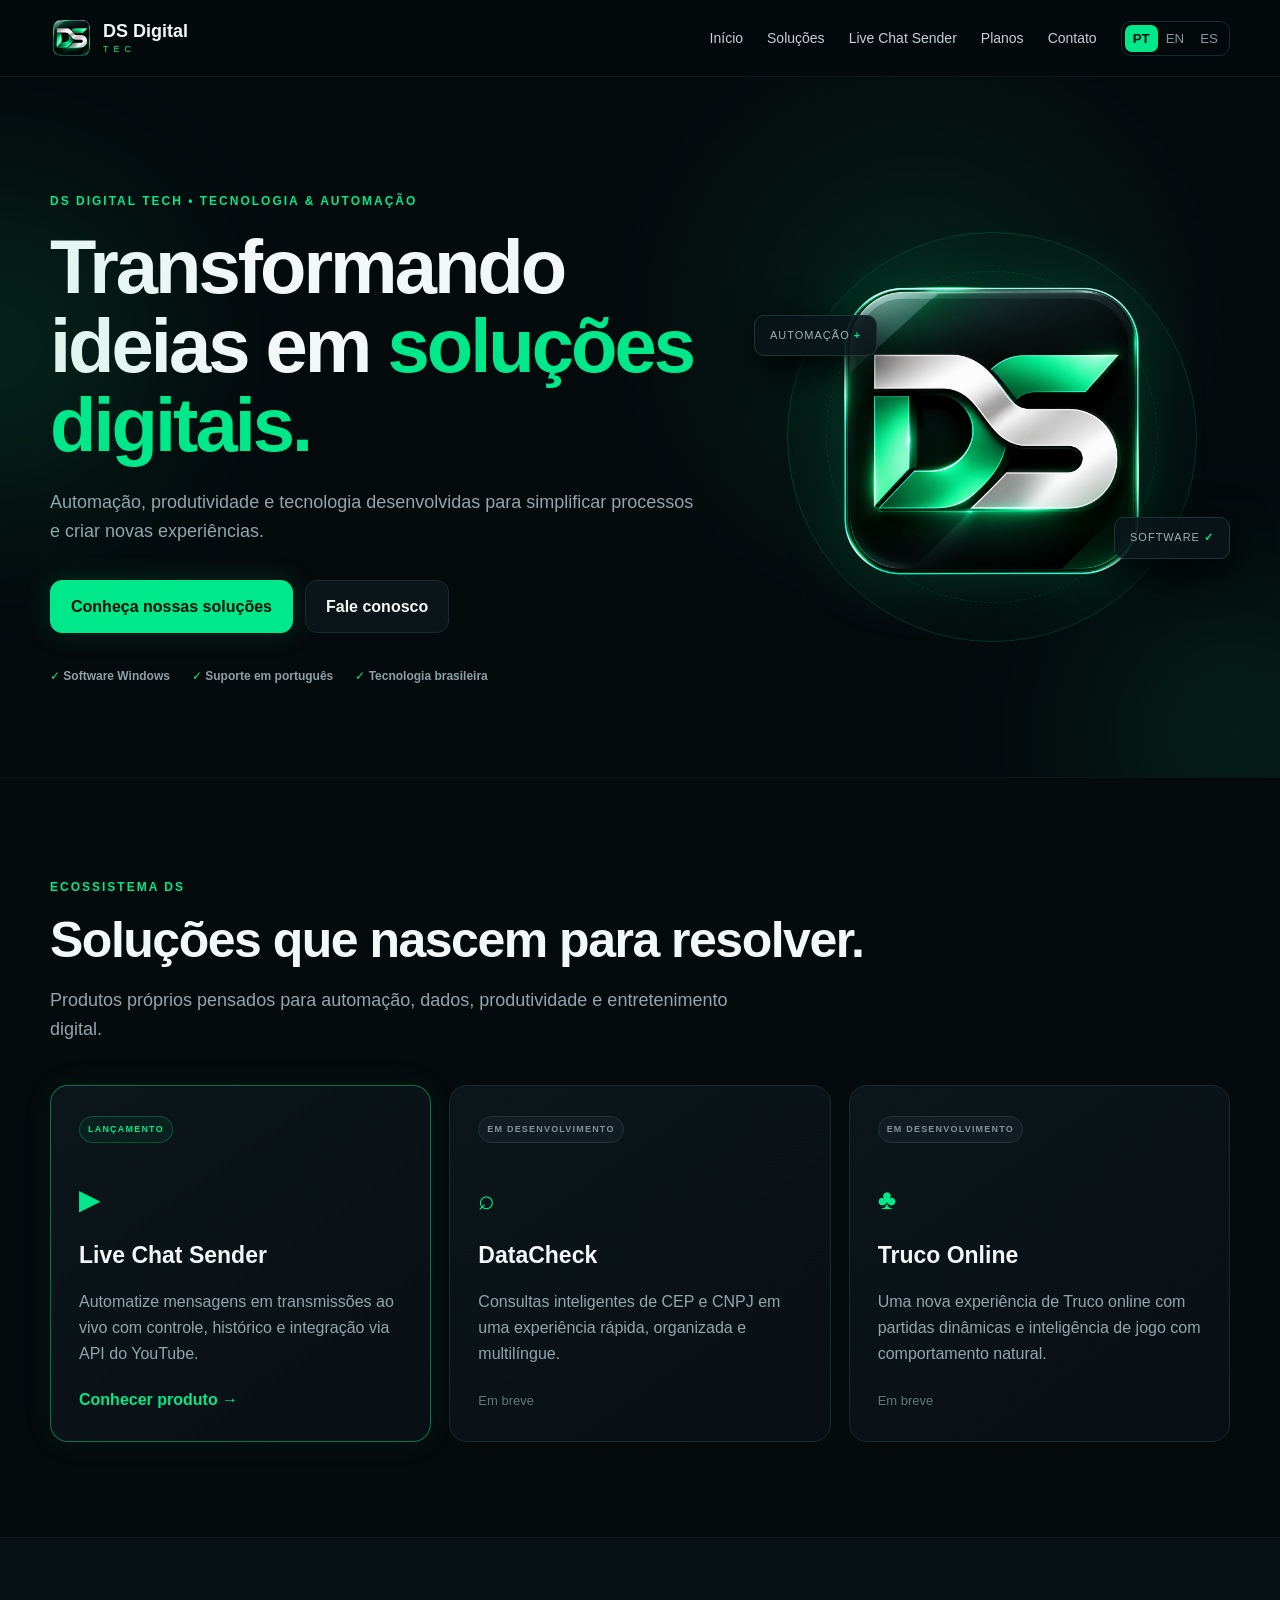
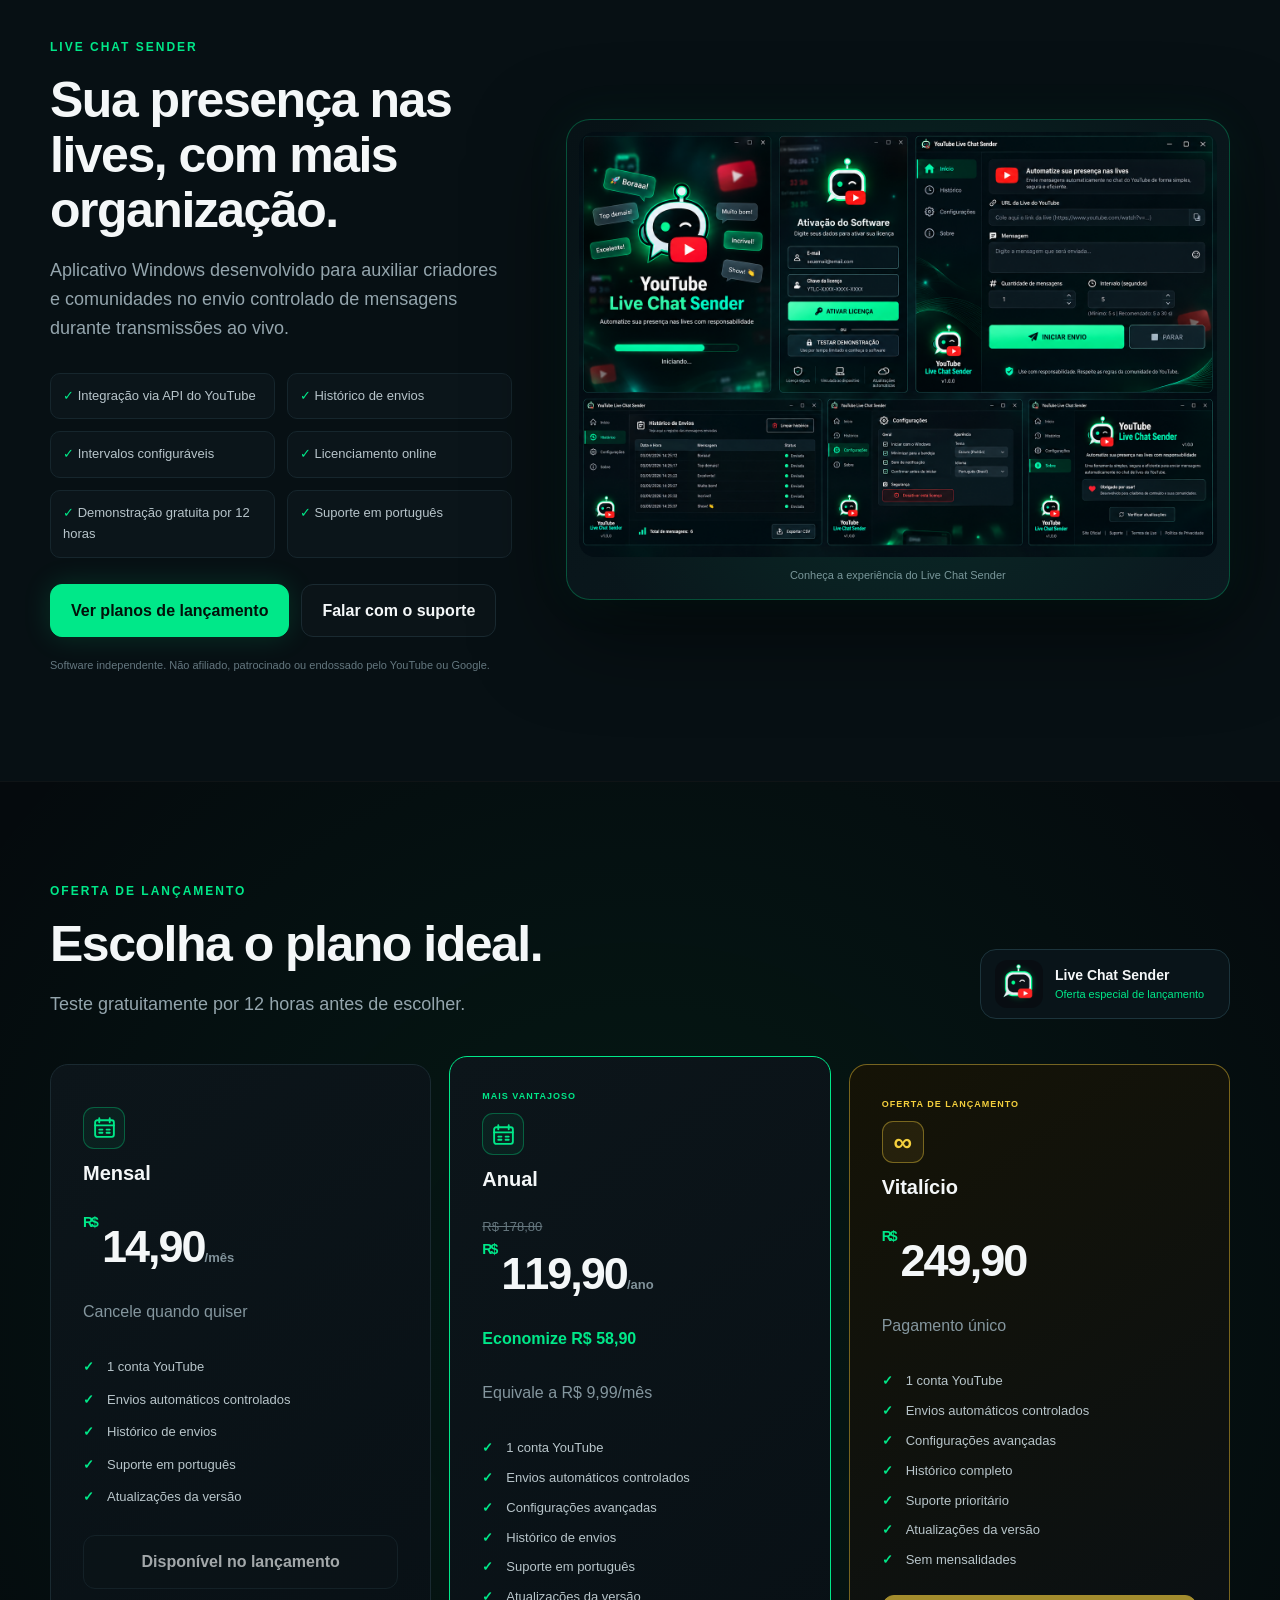
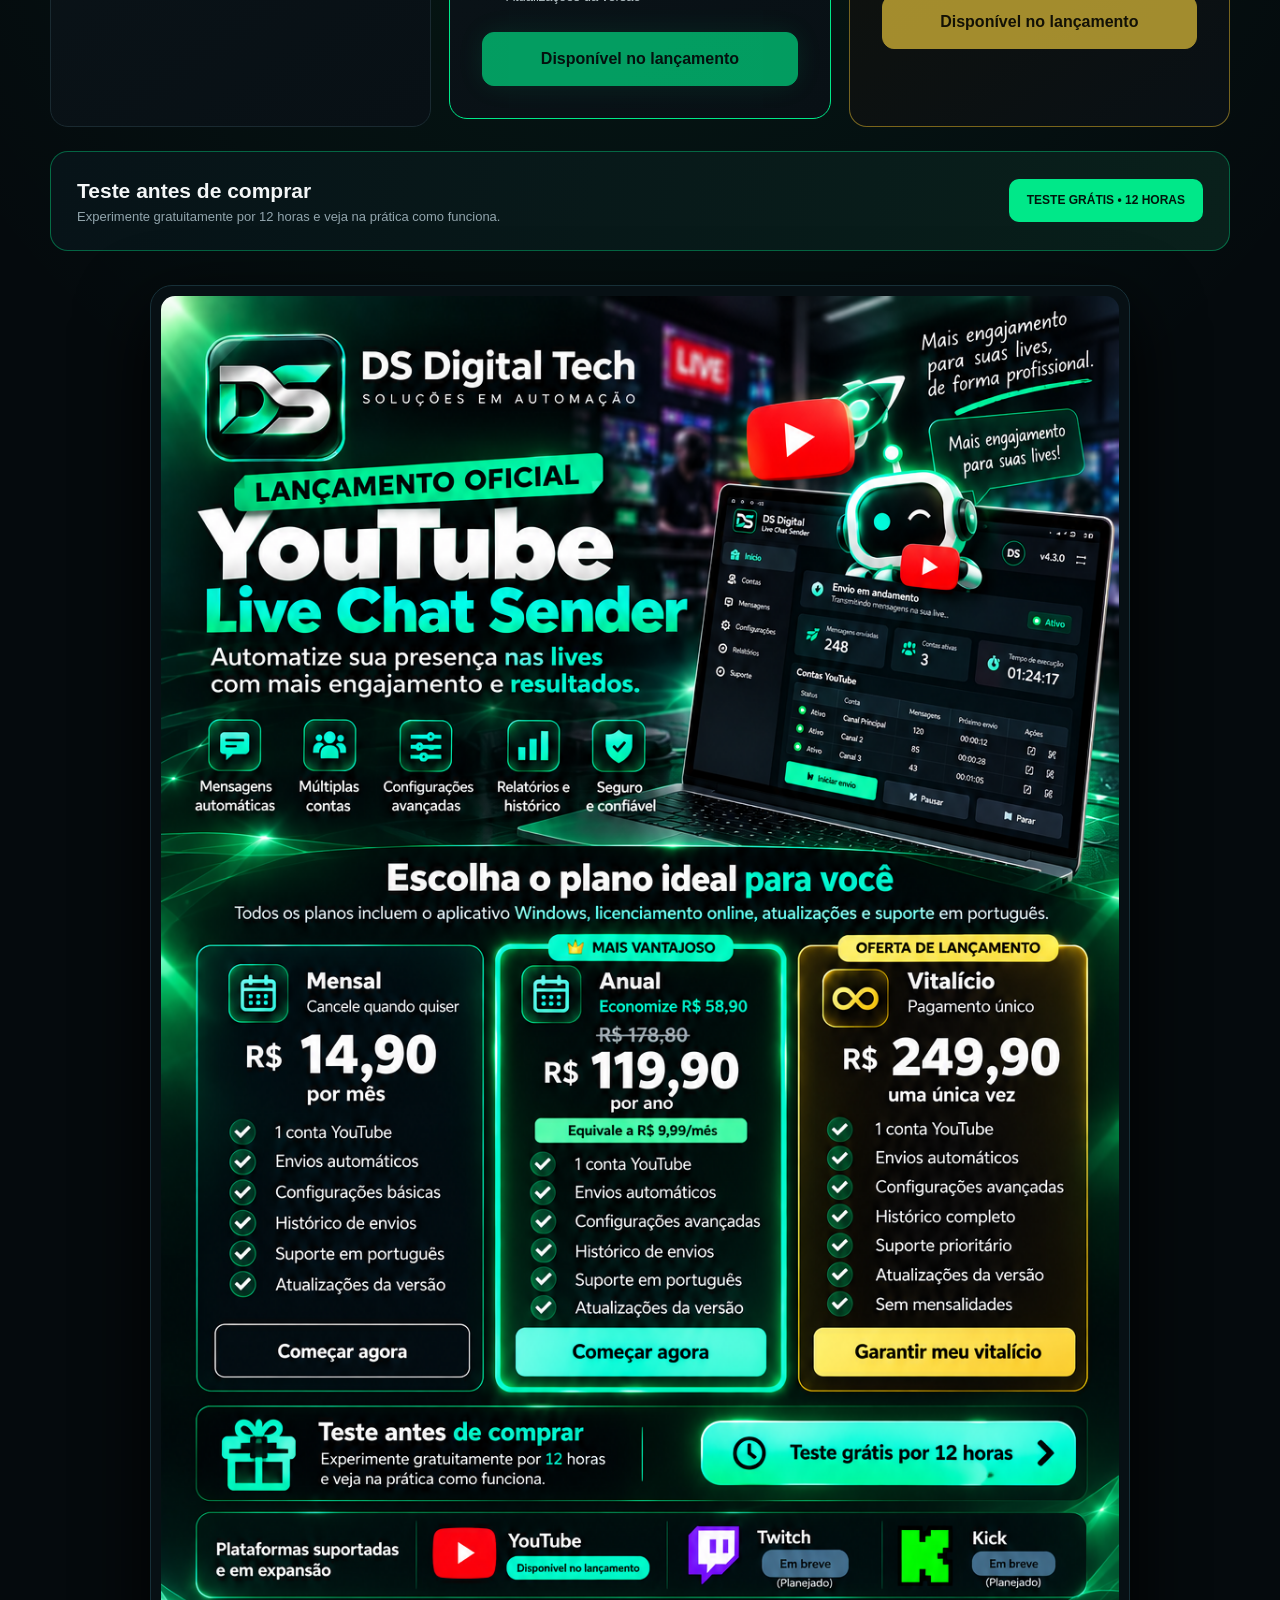
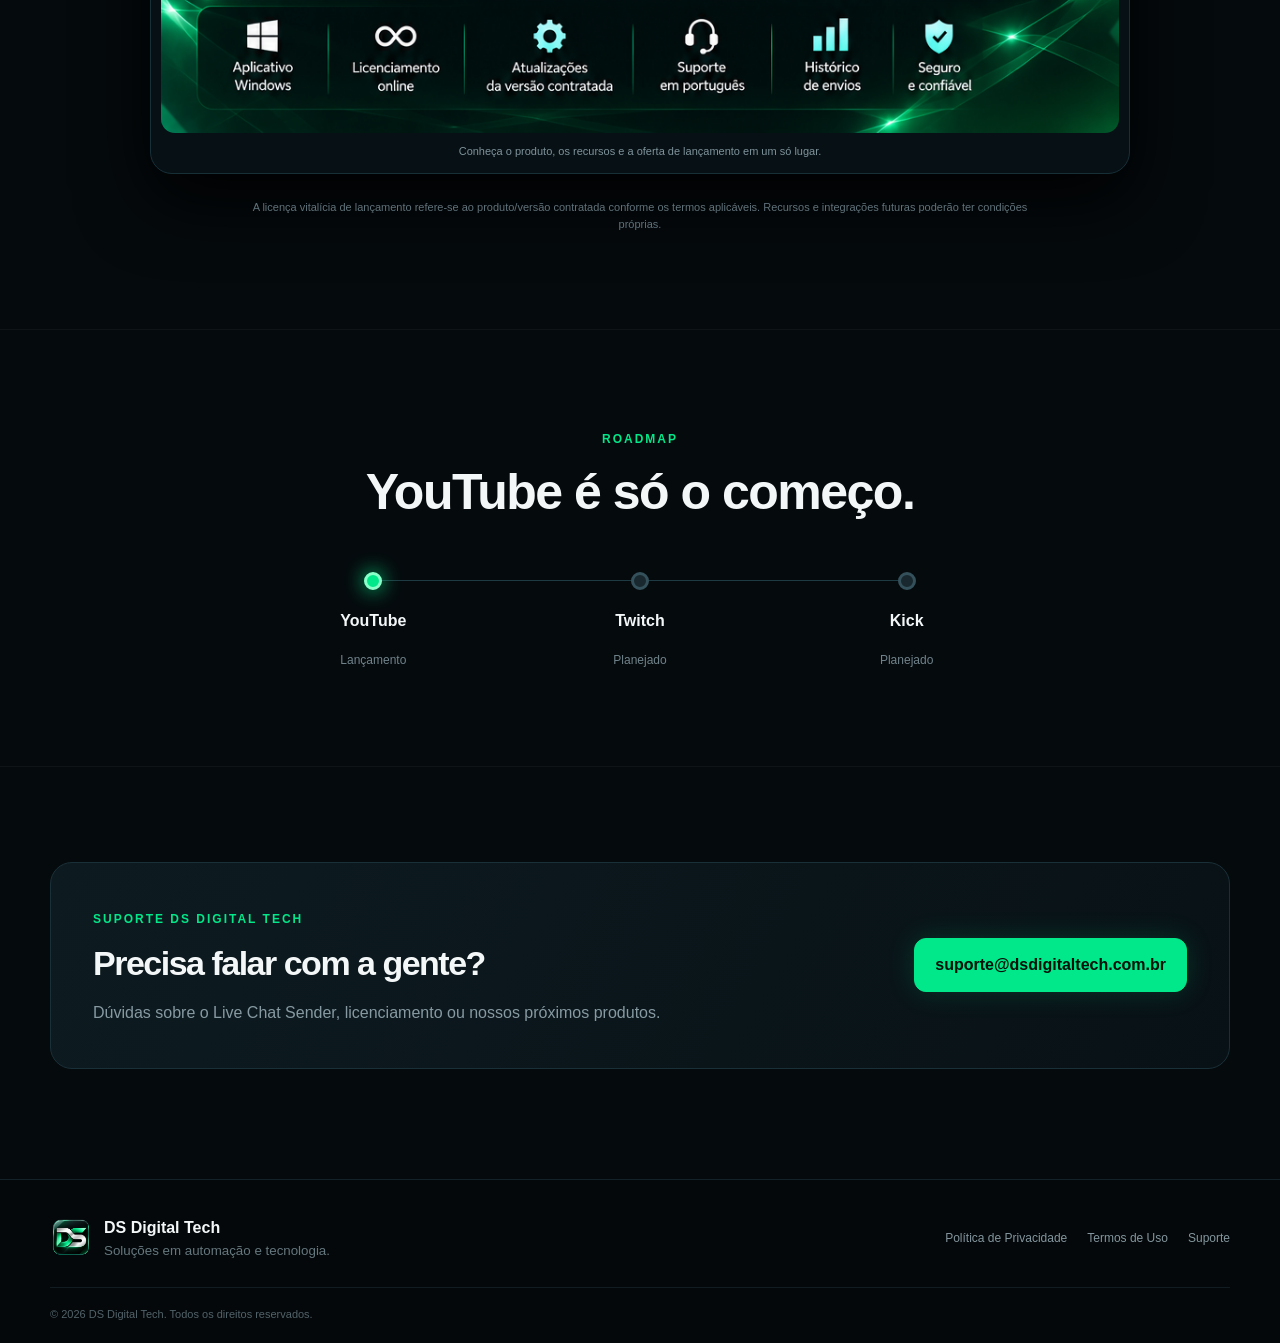
<file: index.html>
<!doctype html>
<html lang="pt-BR">
<head>
  <meta charset="utf-8"><meta name="viewport" content="width=device-width,initial-scale=1">
  <meta name="description" content="DS Digital Tech — soluções digitais, automação e software. Conheça o Live Chat Sender.">
  <title>DS Digital Tech | Soluções Digitais</title>
  <link rel="icon" href="assets/images/icon-ds.png"><link rel="stylesheet" href="assets/css/style.css">
</head>
<body>
<header class="header"><div class="container nav">
  <a class="brand" href="#inicio" aria-label="DS Digital Tech"><img src="assets/images/icon-ds.png" alt=""><span><b>DS Digital</b><small>TEC</small></span></a>
  <button class="menu-btn" aria-label="Abrir menu" aria-expanded="false">☰</button>
  <nav class="nav-links">
    <a href="#inicio" data-i18n="nav.home">Início</a><a href="#solucoes" data-i18n="nav.solutions">Soluções</a><a href="#livechat">Live Chat Sender</a><a href="#planos" data-i18n="nav.plans">Planos</a><a href="#contato" data-i18n="nav.contact">Contato</a>
    <div class="lang" aria-label="Idioma"><button data-lang="pt" class="active">PT</button><button data-lang="en">EN</button><button data-lang="es">ES</button></div>
  </nav>
</div></header>
<main>
<section id="inicio" class="hero"><div class="glow g1"></div><div class="glow g2"></div><div class="container hero-grid">
 <div><span class="eyebrow" data-i18n="hero.eyebrow">DS DIGITAL TECH • TECNOLOGIA & AUTOMAÇÃO</span><h1 data-i18n="hero.title">Transformando ideias em <em>soluções digitais.</em></h1><p data-i18n="hero.text">Automação, produtividade e tecnologia desenvolvidas para simplificar processos e criar novas experiências.</p><div class="actions"><a class="btn primary" href="#solucoes" data-i18n="hero.cta1">Conheça nossas soluções</a><a class="btn ghost" href="#contato" data-i18n="hero.cta2">Fale conosco</a></div>
 <div class="trust"><span>✓ <b data-i18n="hero.t1">Software Windows</b></span><span>✓ <b data-i18n="hero.t2">Suporte em português</b></span><span>✓ <b data-i18n="hero.t3">Tecnologia brasileira</b></span></div></div>
 <div class="hero-art"><div class="brand-orbit"></div><img src="assets/images/icon-ds.png" alt="DS Digital Tech"><div class="float-card fc1">AUTOMAÇÃO <b>+</b></div><div class="float-card fc2">SOFTWARE <b>✓</b></div></div>
</div></section>
<section id="solucoes" class="section"><div class="container"><span class="eyebrow" data-i18n="solutions.eyebrow">ECOSSISTEMA DS</span><h2 data-i18n="solutions.title">Soluções que nascem para resolver.</h2><p class="lead" data-i18n="solutions.text">Produtos próprios pensados para automação, dados, produtividade e entretenimento digital.</p>
<div class="cards">
 <article class="card featured"><div class="tag live" data-i18n="status.launch">LANÇAMENTO</div><div class="product-icon">▶</div><h3>Live Chat Sender</h3><p data-i18n="solutions.live">Automatize mensagens em transmissões ao vivo com controle, histórico e integração via API do YouTube.</p><a href="#livechat" data-i18n="solutions.know">Conhecer produto →</a></article>
 <article class="card"><div class="tag" data-i18n="status.dev">EM DESENVOLVIMENTO</div><div class="product-icon">⌕</div><h3>DataCheck</h3><p data-i18n="solutions.data">Consultas inteligentes de CEP e CNPJ em uma experiência rápida, organizada e multilíngue.</p><span class="muted" data-i18n="solutions.soon">Em breve</span></article>
 <article class="card"><div class="tag" data-i18n="status.dev">EM DESENVOLVIMENTO</div><div class="product-icon">♣</div><h3>Truco Online</h3><p data-i18n="solutions.truco">Uma nova experiência de Truco online com partidas dinâmicas e inteligência de jogo com comportamento natural.</p><span class="muted" data-i18n="solutions.soon">Em breve</span></article>
</div></div></section>
<section id="livechat" class="section product-section">
  <div class="container product-showcase">
    <div class="product-copy">
      <span class="eyebrow">LIVE CHAT SENDER</span>
      <h2 data-i18n="live.title">Sua presença nas lives, com mais organização.</h2>
      <p class="lead" data-i18n="live.text">Aplicativo Windows desenvolvido para auxiliar criadores e comunidades no envio controlado de mensagens durante transmissões ao vivo.</p>
      <div class="feature-grid"><div>✓ <span data-i18n="live.f1">Integração via API do YouTube</span></div><div>✓ <span data-i18n="live.f2">Histórico de envios</span></div><div>✓ <span data-i18n="live.f3">Intervalos configuráveis</span></div><div>✓ <span data-i18n="live.f4">Licenciamento online</span></div><div>✓ <span data-i18n="live.f5">Demonstração gratuita por 12 horas</span></div><div>✓ <span data-i18n="live.f6">Suporte em português</span></div></div>
      <div class="product-actions"><a class="btn primary" href="#planos" data-i18n="live.ctaPlans">Ver planos de lançamento</a><a class="btn ghost" href="mailto:suporte@dsdigitaltech.com.br" data-i18n="live.ctaSupport">Falar com o suporte</a></div>
      <p class="disclaimer" data-i18n="live.disclaimer">Software independente. Não afiliado, patrocinado ou endossado pelo YouTube ou Google.</p>
    </div>
    <figure class="product-visual"><img src="assets/images/live-chat-telas.png" alt="Telas do Live Chat Sender para Windows"><figcaption data-i18n="live.caption">Conheça a experiência do Live Chat Sender</figcaption></figure>
  </div>
</section>
<section id="planos" class="section pricing launch-pricing">
  <div class="container">
    <div class="launch-head"><div><span class="eyebrow" data-i18n="pricing.eyebrow">OFERTA DE LANÇAMENTO</span><h2 data-i18n="pricing.title">Escolha o plano ideal.</h2><p class="lead" data-i18n="pricing.text">Teste gratuitamente por 12 horas antes de escolher.</p></div><div class="launch-pill"><img src="assets/images/live-chat-icon.png" alt=""><span><b data-i18n="pricing.badgeTitle">Live Chat Sender</b><small data-i18n="pricing.badgeText">Oferta especial de lançamento</small></span></div></div>
    <div class="price-grid">
      <article class="price-card"><div class="plan-icon calendar-icon" aria-hidden="true"><svg viewBox="0 0 24 24" role="img"><rect x="3" y="5" width="18" height="16" rx="2"></rect><path d="M7 3v4M17 3v4M3 10h18"></path><path d="M7 14h3M14 14h3M7 17h3M14 17h3"></path></svg></div><h3 data-i18n="pricing.monthly">Mensal</h3><div class="price"><small>R$</small>14,90<span data-i18n="pricing.permonth">/mês</span></div><p data-i18n="pricing.cancel">Cancele quando quiser</p><ul class="plan-list"><li data-i18n="pricing.b1">1 conta YouTube</li><li data-i18n="pricing.b2">Envios automáticos controlados</li><li data-i18n="pricing.b3">Histórico de envios</li><li data-i18n="pricing.b4">Suporte em português</li><li data-i18n="pricing.b5">Atualizações da versão</li></ul><a class="btn ghost disabled" href="#" aria-disabled="true" data-i18n="pricing.soon">Disponível no lançamento</a></article>
      <article class="price-card best"><div class="ribbon" data-i18n="pricing.best">MAIS VANTAJOSO</div><div class="plan-icon calendar-icon" aria-hidden="true"><svg viewBox="0 0 24 24" role="img"><rect x="3" y="5" width="18" height="16" rx="2"></rect><path d="M7 3v4M17 3v4M3 10h18"></path><path d="M7 14h3M14 14h3M7 17h3M14 17h3"></path></svg></div><h3 data-i18n="pricing.annual">Anual</h3><div class="old">R$ 178,80</div><div class="price"><small>R$</small>119,90<span data-i18n="pricing.peryear">/ano</span></div><p class="saving" data-i18n="pricing.save">Economize R$ 58,90</p><p data-i18n="pricing.equiv">Equivale a R$ 9,99/mês</p><ul class="plan-list"><li data-i18n="pricing.b1">1 conta YouTube</li><li data-i18n="pricing.b2">Envios automáticos controlados</li><li data-i18n="pricing.b6">Configurações avançadas</li><li data-i18n="pricing.b3">Histórico de envios</li><li data-i18n="pricing.b4">Suporte em português</li><li data-i18n="pricing.b5">Atualizações da versão</li></ul><a class="btn primary disabled" href="#" aria-disabled="true" data-i18n="pricing.soon">Disponível no lançamento</a></article>
      <article class="price-card lifetime"><div class="ribbon alt" data-i18n="pricing.offer">OFERTA DE LANÇAMENTO</div><div class="plan-icon infinity">∞</div><h3 data-i18n="pricing.life">Vitalício</h3><div class="price"><small>R$</small>249,90</div><p data-i18n="pricing.once">Pagamento único</p><ul class="plan-list"><li data-i18n="pricing.b1">1 conta YouTube</li><li data-i18n="pricing.b2">Envios automáticos controlados</li><li data-i18n="pricing.b6">Configurações avançadas</li><li data-i18n="pricing.b7">Histórico completo</li><li data-i18n="pricing.b8">Suporte prioritário</li><li data-i18n="pricing.b5">Atualizações da versão</li><li data-i18n="pricing.b9">Sem mensalidades</li></ul><a class="btn lifetime-btn disabled" href="#" aria-disabled="true" data-i18n="pricing.soon">Disponível no lançamento</a></article>
    </div>
    <div class="trial-banner"><div><b data-i18n="trial.title">Teste antes de comprar</b><span data-i18n="trial.text">Experimente gratuitamente por 12 horas e veja na prática como funciona.</span></div><span class="trial-cta" data-i18n="trial.cta">TESTE GRÁTIS • 12 HORAS</span></div>
    <figure class="promo-reference"><img src="assets/images/live-chat-oferta.png" alt="Apresentação promocional do Live Chat Sender"><figcaption data-i18n="pricing.promoCaption">Conheça o produto, os recursos e a oferta de lançamento em um só lugar.</figcaption></figure>
    <p class="pricing-note" data-i18n="pricing.note">A licença vitalícia de lançamento refere-se ao produto/versão contratada conforme os termos aplicáveis. Recursos e integrações futuras poderão ter condições próprias.</p>
  </div>
</section>
<section class="section roadmap"><div class="container"><span class="eyebrow" data-i18n="road.eyebrow">ROADMAP</span><h2 data-i18n="road.title">YouTube é só o começo.</h2><div class="roadline"><div class="roaditem active"><b>YouTube</b><span data-i18n="road.now">Lançamento</span></div><div class="roaditem"><b>Twitch</b><span data-i18n="road.plan">Planejado</span></div><div class="roaditem"><b>Kick</b><span data-i18n="road.plan">Planejado</span></div></div></div></section>
<section id="contato" class="section contact"><div class="container contact-box"><div><span class="eyebrow" data-i18n="contact.eyebrow">SUPORTE DS DIGITAL TECH</span><h2 data-i18n="contact.title">Precisa falar com a gente?</h2><p data-i18n="contact.text">Dúvidas sobre o Live Chat Sender, licenciamento ou nossos próximos produtos.</p></div><a class="btn primary" href="mailto:suporte@dsdigitaltech.com.br">suporte@dsdigitaltech.com.br</a></div></section>
</main>
<footer><div class="container footer-grid"><div class="footer-brand"><img src="assets/images/icon-ds.png" alt=""><div><b>DS Digital Tech</b><small data-i18n="footer.tag">Soluções em automação e tecnologia.</small></div></div><div class="footer-links"><a href="privacidade.html" data-i18n="footer.privacy">Política de Privacidade</a><a href="termos.html" data-i18n="footer.terms">Termos de Uso</a><a href="mailto:suporte@dsdigitaltech.com.br" data-i18n="footer.support">Suporte</a></div></div><div class="container copyright">© 2026 DS Digital Tech. <span data-i18n="footer.rights">Todos os direitos reservados.</span></div></footer>
<script src="js/i18n.js"></script><script src="js/app.js"></script>
</body></html>
</file>
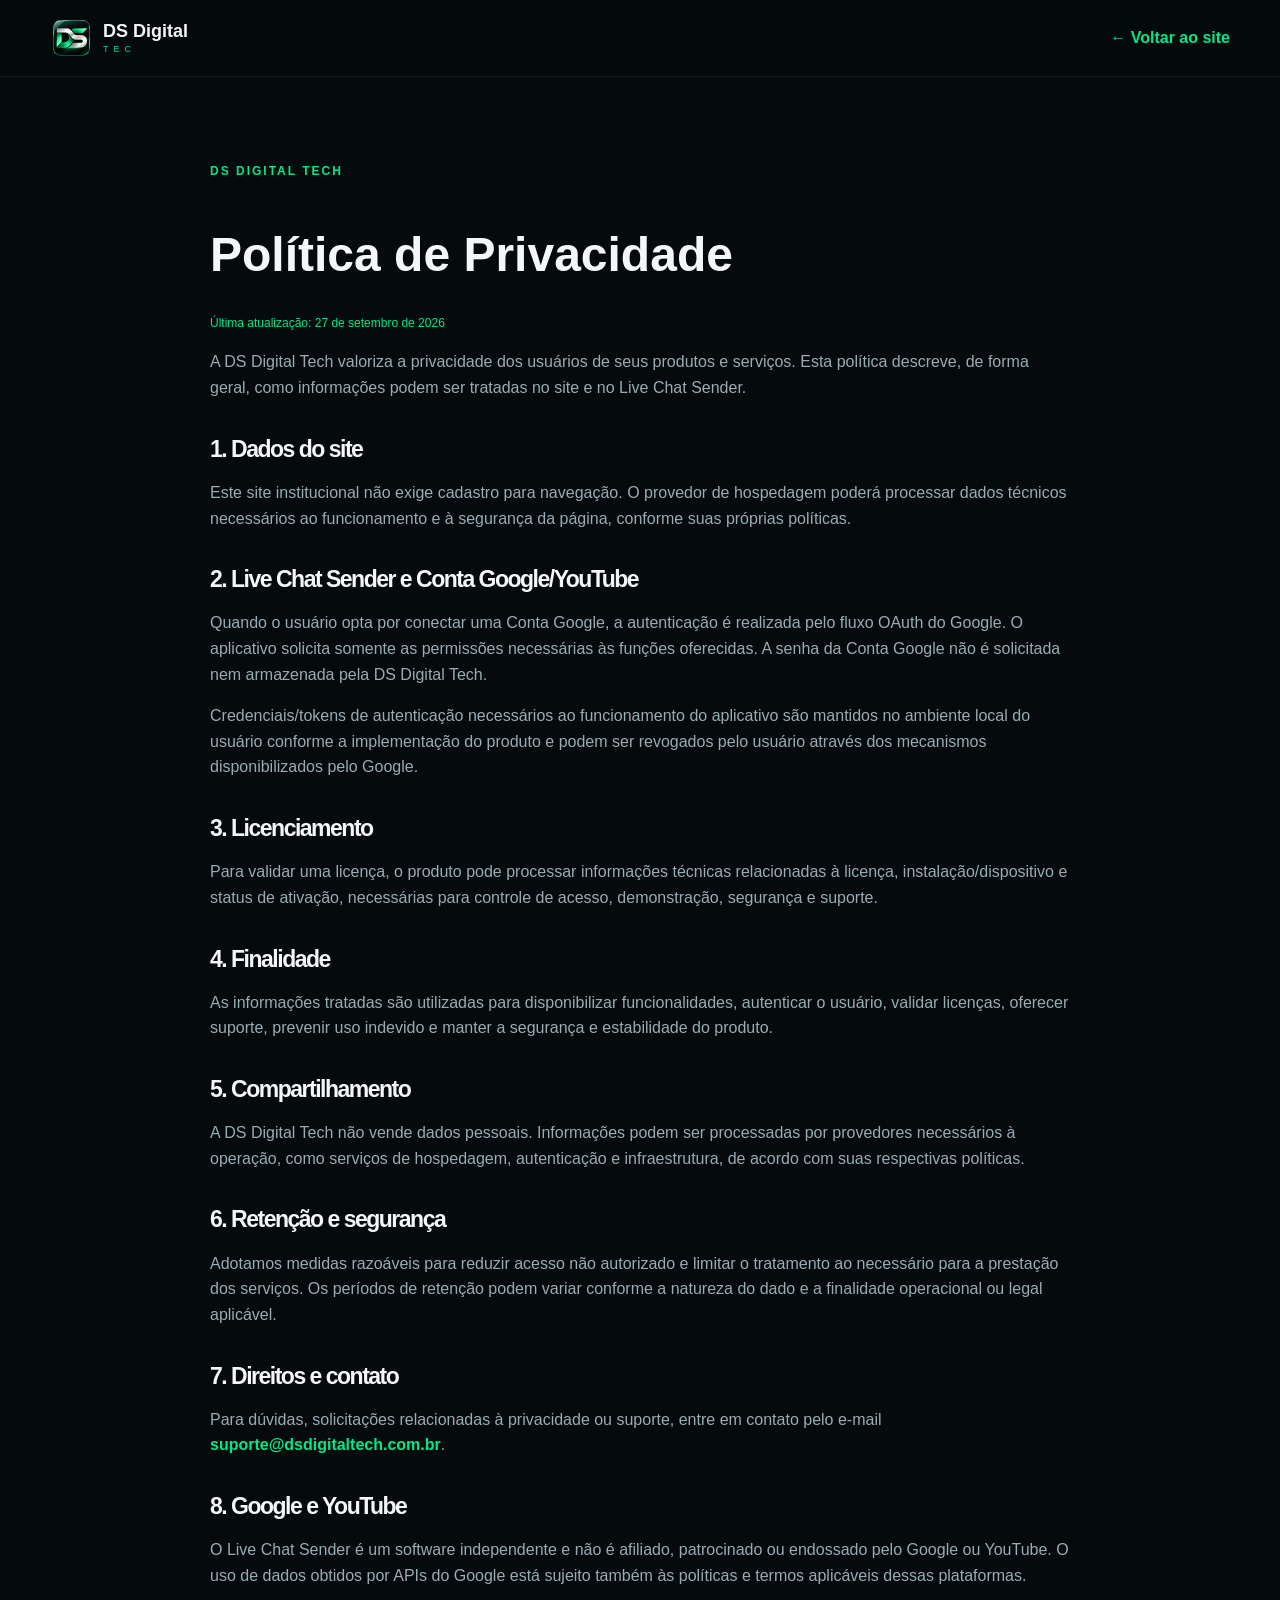
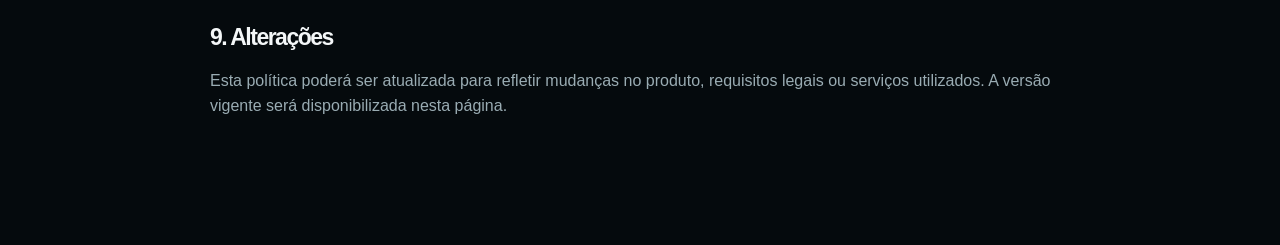
<file: privacidade.html>
<!doctype html><html lang="pt-BR"><head><meta charset="utf-8"><meta name="viewport" content="width=device-width,initial-scale=1"><title>Política de Privacidade | DS Digital Tech</title><link rel="icon" href="assets/images/icon-ds.png"><link rel="stylesheet" href="assets/css/style.css"></head><body><header class="header"><div class="container nav"><a class="brand" href="index.html"><img src="assets/images/icon-ds.png" alt=""><span><b>DS Digital</b><small>TEC</small></span></a><a class="back" href="index.html">← Voltar ao site</a></div></header><main class="legal"><div class="container legal-wrap"><span class="eyebrow">DS DIGITAL TECH</span><h1>Política de Privacidade</h1><p class="updated">Última atualização: 27 de setembro de 2026</p><p>A DS Digital Tech valoriza a privacidade dos usuários de seus produtos e serviços. Esta política descreve, de forma geral, como informações podem ser tratadas no site e no Live Chat Sender.</p><h2>1. Dados do site</h2><p>Este site institucional não exige cadastro para navegação. O provedor de hospedagem poderá processar dados técnicos necessários ao funcionamento e à segurança da página, conforme suas próprias políticas.</p><h2>2. Live Chat Sender e Conta Google/YouTube</h2><p>Quando o usuário opta por conectar uma Conta Google, a autenticação é realizada pelo fluxo OAuth do Google. O aplicativo solicita somente as permissões necessárias às funções oferecidas. A senha da Conta Google não é solicitada nem armazenada pela DS Digital Tech.</p><p>Credenciais/tokens de autenticação necessários ao funcionamento do aplicativo são mantidos no ambiente local do usuário conforme a implementação do produto e podem ser revogados pelo usuário através dos mecanismos disponibilizados pelo Google.</p><h2>3. Licenciamento</h2><p>Para validar uma licença, o produto pode processar informações técnicas relacionadas à licença, instalação/dispositivo e status de ativação, necessárias para controle de acesso, demonstração, segurança e suporte.</p><h2>4. Finalidade</h2><p>As informações tratadas são utilizadas para disponibilizar funcionalidades, autenticar o usuário, validar licenças, oferecer suporte, prevenir uso indevido e manter a segurança e estabilidade do produto.</p><h2>5. Compartilhamento</h2><p>A DS Digital Tech não vende dados pessoais. Informações podem ser processadas por provedores necessários à operação, como serviços de hospedagem, autenticação e infraestrutura, de acordo com suas respectivas políticas.</p><h2>6. Retenção e segurança</h2><p>Adotamos medidas razoáveis para reduzir acesso não autorizado e limitar o tratamento ao necessário para a prestação dos serviços. Os períodos de retenção podem variar conforme a natureza do dado e a finalidade operacional ou legal aplicável.</p><h2>7. Direitos e contato</h2><p>Para dúvidas, solicitações relacionadas à privacidade ou suporte, entre em contato pelo e-mail <a class="back" href="mailto:suporte@dsdigitaltech.com.br">suporte@dsdigitaltech.com.br</a>.</p><h2>8. Google e YouTube</h2><p>O Live Chat Sender é um software independente e não é afiliado, patrocinado ou endossado pelo Google ou YouTube. O uso de dados obtidos por APIs do Google está sujeito também às políticas e termos aplicáveis dessas plataformas.</p><h2>9. Alterações</h2><p>Esta política poderá ser atualizada para refletir mudanças no produto, requisitos legais ou serviços utilizados. A versão vigente será disponibilizada nesta página.</p></div></main></body></html>
</file>
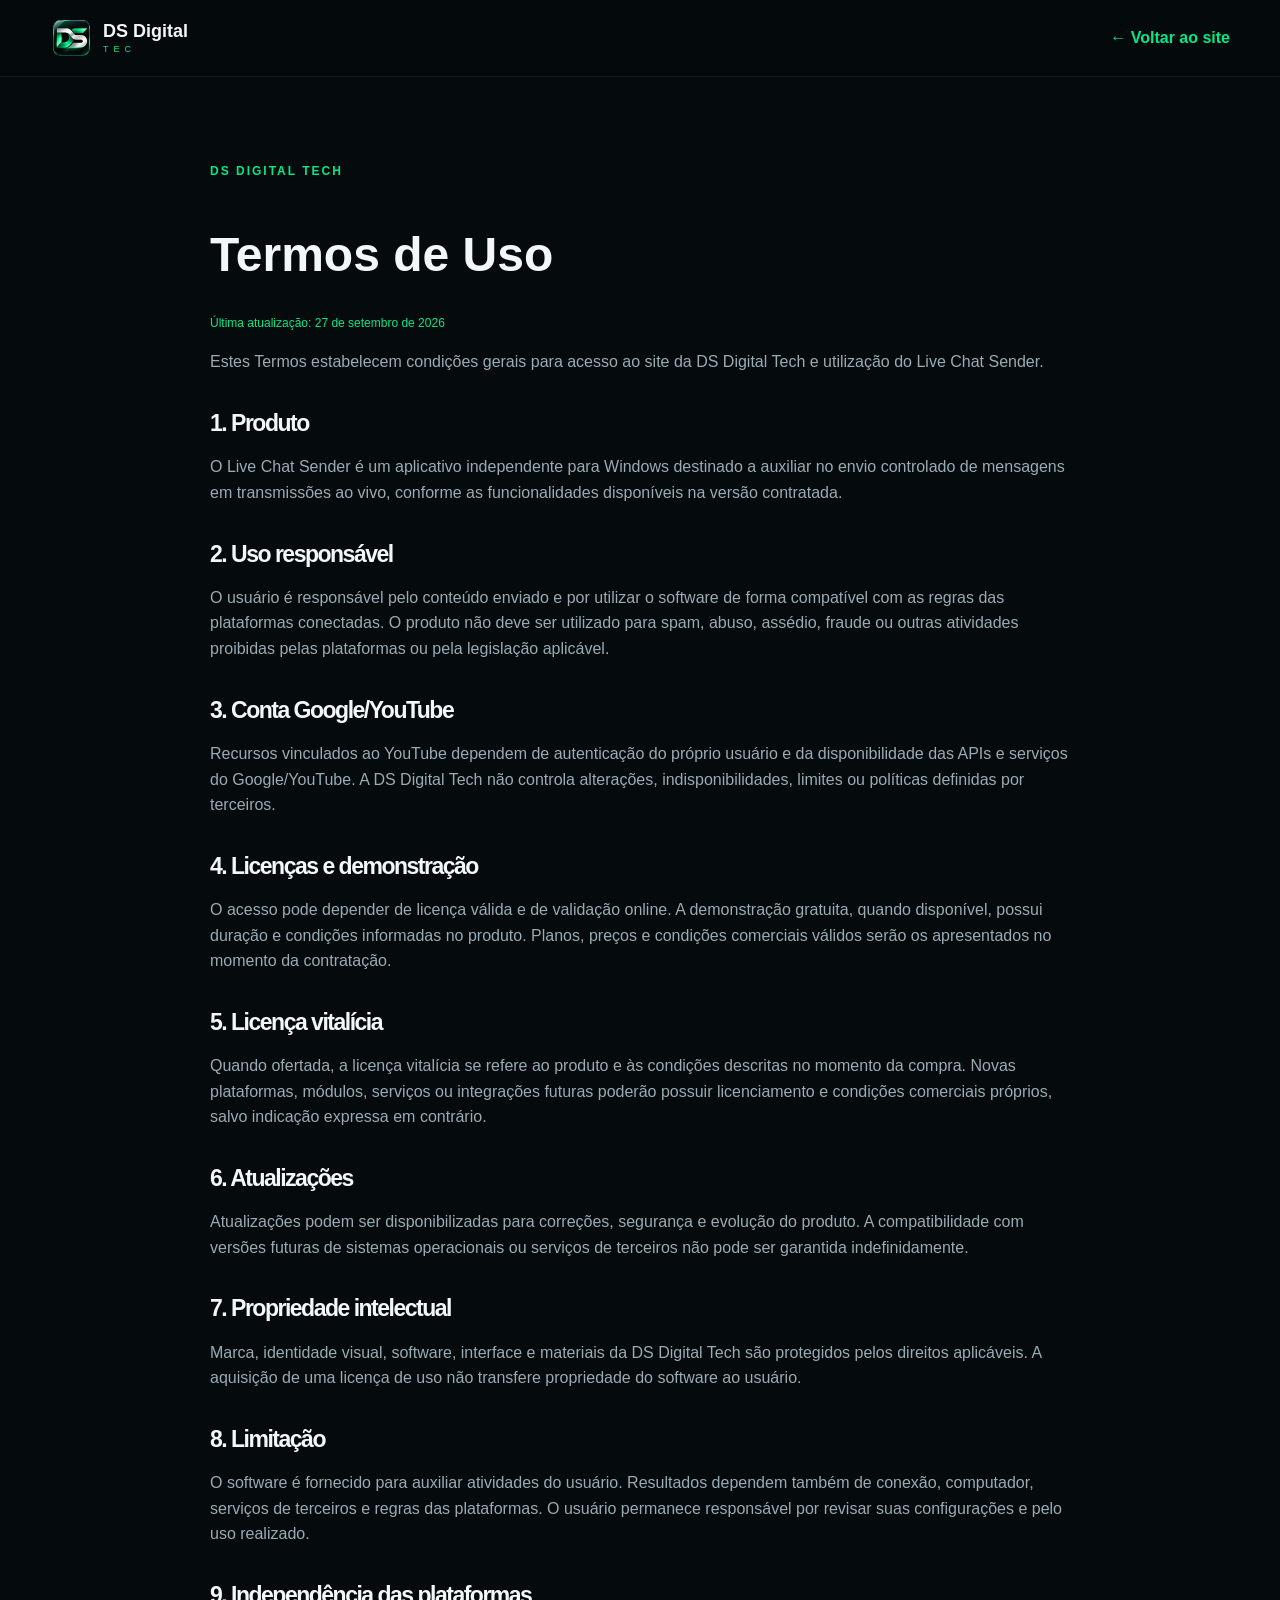
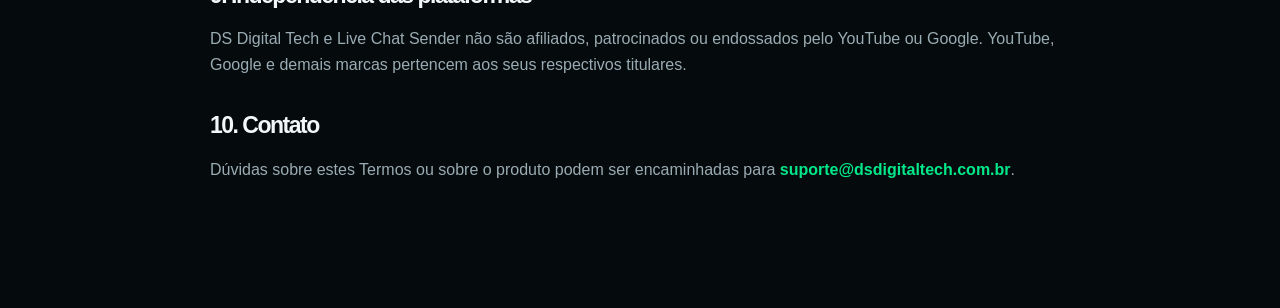
<file: termos.html>
<!doctype html><html lang="pt-BR"><head><meta charset="utf-8"><meta name="viewport" content="width=device-width,initial-scale=1"><title>Termos de Uso | DS Digital Tech</title><link rel="icon" href="assets/images/icon-ds.png"><link rel="stylesheet" href="assets/css/style.css"></head><body><header class="header"><div class="container nav"><a class="brand" href="index.html"><img src="assets/images/icon-ds.png" alt=""><span><b>DS Digital</b><small>TEC</small></span></a><a class="back" href="index.html">← Voltar ao site</a></div></header><main class="legal"><div class="container legal-wrap"><span class="eyebrow">DS DIGITAL TECH</span><h1>Termos de Uso</h1><p class="updated">Última atualização: 27 de setembro de 2026</p><p>Estes Termos estabelecem condições gerais para acesso ao site da DS Digital Tech e utilização do Live Chat Sender.</p><h2>1. Produto</h2><p>O Live Chat Sender é um aplicativo independente para Windows destinado a auxiliar no envio controlado de mensagens em transmissões ao vivo, conforme as funcionalidades disponíveis na versão contratada.</p><h2>2. Uso responsável</h2><p>O usuário é responsável pelo conteúdo enviado e por utilizar o software de forma compatível com as regras das plataformas conectadas. O produto não deve ser utilizado para spam, abuso, assédio, fraude ou outras atividades proibidas pelas plataformas ou pela legislação aplicável.</p><h2>3. Conta Google/YouTube</h2><p>Recursos vinculados ao YouTube dependem de autenticação do próprio usuário e da disponibilidade das APIs e serviços do Google/YouTube. A DS Digital Tech não controla alterações, indisponibilidades, limites ou políticas definidas por terceiros.</p><h2>4. Licenças e demonstração</h2><p>O acesso pode depender de licença válida e de validação online. A demonstração gratuita, quando disponível, possui duração e condições informadas no produto. Planos, preços e condições comerciais válidos serão os apresentados no momento da contratação.</p><h2>5. Licença vitalícia</h2><p>Quando ofertada, a licença vitalícia se refere ao produto e às condições descritas no momento da compra. Novas plataformas, módulos, serviços ou integrações futuras poderão possuir licenciamento e condições comerciais próprios, salvo indicação expressa em contrário.</p><h2>6. Atualizações</h2><p>Atualizações podem ser disponibilizadas para correções, segurança e evolução do produto. A compatibilidade com versões futuras de sistemas operacionais ou serviços de terceiros não pode ser garantida indefinidamente.</p><h2>7. Propriedade intelectual</h2><p>Marca, identidade visual, software, interface e materiais da DS Digital Tech são protegidos pelos direitos aplicáveis. A aquisição de uma licença de uso não transfere propriedade do software ao usuário.</p><h2>8. Limitação</h2><p>O software é fornecido para auxiliar atividades do usuário. Resultados dependem também de conexão, computador, serviços de terceiros e regras das plataformas. O usuário permanece responsável por revisar suas configurações e pelo uso realizado.</p><h2>9. Independência das plataformas</h2><p>DS Digital Tech e Live Chat Sender não são afiliados, patrocinados ou endossados pelo YouTube ou Google. YouTube, Google e demais marcas pertencem aos seus respectivos titulares.</p><h2>10. Contato</h2><p>Dúvidas sobre estes Termos ou sobre o produto podem ser encaminhadas para <a class="back" href="mailto:suporte@dsdigitaltech.com.br">suporte@dsdigitaltech.com.br</a>.</p></div></main></body></html>
</file>
<file: assets/css/style.css>
:root{--bg:#050a0d;--bg2:#091116;--panel:#0d171c;--line:#1a2a31;--text:#f4f7f8;--muted:#94a5ad;--green:#00e889;--green2:#00b969;--max:1180px}*{box-sizing:border-box}html{scroll-behavior:smooth}body{margin:0;font-family:Inter,Segoe UI,Arial,sans-serif;background:var(--bg);color:var(--text);line-height:1.6}a{color:inherit;text-decoration:none}.container{width:min(var(--max),calc(100% - 40px));margin:auto}.header{position:sticky;top:0;z-index:20;background:rgba(5,10,13,.82);backdrop-filter:blur(18px);border-bottom:1px solid rgba(255,255,255,.06)}.nav{height:76px;display:flex;align-items:center;justify-content:space-between}.brand{display:flex;align-items:center;gap:10px}.brand img{width:43px;height:43px;border-radius:11px}.brand span{display:grid;line-height:1}.brand b{font-size:18px}.brand small{color:var(--green);font-size:9px;letter-spacing:5px;margin-top:5px}.nav-links{display:flex;align-items:center;gap:24px;color:#c4d0d5;font-size:14px}.nav-links>a:hover{color:var(--green)}.lang{display:flex;border:1px solid var(--line);border-radius:10px;padding:3px}.lang button{border:0;background:none;color:#84969e;padding:6px 8px;cursor:pointer;border-radius:7px}.lang button.active{background:var(--green);color:#021009;font-weight:800}.menu-btn{display:none;background:none;border:1px solid var(--line);color:#fff;border-radius:9px;padding:7px 11px;font-size:20px}.hero{position:relative;overflow:hidden;padding:110px 0 90px;background:radial-gradient(circle at 72% 35%,rgba(0,232,137,.10),transparent 30%)}.hero-grid{display:grid;grid-template-columns:1.15fr .85fr;align-items:center;gap:60px}.eyebrow{display:inline-block;color:var(--green);font-size:12px;font-weight:800;letter-spacing:2px;margin-bottom:16px}.hero h1{font-size:clamp(45px,6vw,76px);line-height:1.04;letter-spacing:-3px;margin:0 0 24px}.hero h1 em{font-style:normal;color:var(--green)}.hero p,.lead{color:var(--muted);font-size:18px;max-width:720px}.actions{display:flex;gap:12px;margin:34px 0}.btn{display:inline-flex;justify-content:center;align-items:center;border-radius:12px;padding:13px 20px;font-weight:750;border:1px solid var(--line);transition:.2s}.btn.primary{background:var(--green);color:#02110a;border-color:var(--green);box-shadow:0 0 28px rgba(0,232,137,.16)}.btn:hover{transform:translateY(-2px)}.btn.ghost{background:#0b1418}.disabled{pointer-events:none;opacity:.65}.trust{display:flex;gap:22px;flex-wrap:wrap;color:#8ea0a7;font-size:12px}.trust span::first-letter{color:var(--green)}.hero-art{height:470px;display:grid;place-items:center;position:relative}.hero-art>img{width:min(350px,75%);position:relative;z-index:2;filter:drop-shadow(0 0 32px rgba(0,232,137,.2));border-radius:22%}.brand-orbit{position:absolute;width:410px;height:410px;border:1px solid rgba(0,232,137,.18);border-radius:50%;box-shadow:inset 0 0 70px rgba(0,232,137,.05)}.brand-orbit:after{content:"";position:absolute;inset:38px;border:1px dashed rgba(0,232,137,.15);border-radius:50%}.float-card{position:absolute;z-index:3;padding:11px 15px;background:rgba(10,21,25,.9);border:1px solid #1c353c;border-radius:10px;color:#9fb0b7;font-size:11px;letter-spacing:1px;box-shadow:0 12px 40px #000}.float-card b{color:var(--green)}.fc1{left:0;top:24%}.fc2{right:0;bottom:24%}.glow{position:absolute;border-radius:50%;filter:blur(90px);opacity:.13;background:var(--green)}.g1{width:300px;height:300px;left:-150px;top:120px}.g2{width:250px;height:250px;right:-80px;bottom:-80px}.section{padding:95px 0;border-top:1px solid rgba(255,255,255,.04)}h2{font-size:clamp(32px,4vw,50px);line-height:1.1;margin:0 0 18px;letter-spacing:-1.5px}.cards{display:grid;grid-template-columns:repeat(3,1fr);gap:18px;margin-top:42px}.card,.price-card{position:relative;background:linear-gradient(145deg,#0c151a,#081015);border:1px solid var(--line);border-radius:18px;padding:28px;overflow:hidden}.card.featured{border-color:rgba(0,232,137,.45);box-shadow:0 0 35px rgba(0,232,137,.06)}.tag{display:inline-block;font-size:9px;font-weight:900;letter-spacing:1.2px;color:#81949c;background:#111d22;border:1px solid #20343c;padding:5px 8px;border-radius:999px}.tag.live{color:var(--green);border-color:rgba(0,232,137,.25);background:rgba(0,232,137,.06)}.product-icon{font-size:28px;color:var(--green);margin:35px 0 14px}.card h3{font-size:23px;margin:0 0 10px}.card p{color:var(--muted);min-height:82px}.card a{color:var(--green);font-weight:700}.muted{color:#64767e;font-size:13px}.product-section{background:#071014}.product-grid{display:grid;grid-template-columns:1fr 1fr;gap:70px;align-items:center}.feature-grid{display:grid;grid-template-columns:1fr 1fr;gap:12px;margin-top:30px}.feature-grid div{background:#0b151a;border:1px solid #16262d;border-radius:10px;padding:12px;color:#b7c4ca;font-size:13px}.feature-grid div::first-letter{color:var(--green)}.disclaimer{font-size:11px;color:#64777f;margin-top:20px}.app-mock{border:1px solid #1e343c;background:#091217;border-radius:18px;overflow:hidden;box-shadow:0 30px 80px #000}.mock-top{height:42px;background:#101b20;border-bottom:1px solid #1d3037;display:flex;align-items:center;gap:6px;padding:0 14px;color:#75868d;font-size:11px}.mock-top i{width:8px;height:8px;background:#314249;border-radius:50%}.mock-top span{margin-left:auto}.mock-body{min-height:350px;display:flex;flex-direction:column;align-items:center;justify-content:center;padding:30px}.mock-body img{width:92px;border-radius:22px;margin-bottom:14px}.mock-body b{font-size:23px}.mock-body small{color:#71848c;margin:5px 0 24px;text-align:center}.mock-line{height:9px;background:#17262c;width:75%;border-radius:8px;margin:5px}.mock-line.short{width:48%}.mock-body button{margin-top:24px;border:0;background:var(--green);color:#00150b;padding:11px 24px;border-radius:9px;font-weight:800}.pricing{text-align:center}.pricing .lead{margin:0 auto}.price-grid{display:grid;grid-template-columns:repeat(3,1fr);gap:18px;margin-top:45px;text-align:left}.price-card{padding:32px}.price-card.best{border-color:var(--green);transform:translateY(-8px)}.price-card h3{font-size:20px;margin:8px 0 22px}.price{font-size:45px;font-weight:900;letter-spacing:-2px}.price small{font-size:14px;color:var(--green);vertical-align:top;margin-right:5px}.price span{font-size:13px;color:#81929a;letter-spacing:0}.old{text-decoration:line-through;color:#65767e;font-size:13px}.price-card p{color:#84969e;min-height:38px}.price-card .btn{width:100%;margin-top:16px}.ribbon{color:var(--green);font-size:9px;font-weight:900;letter-spacing:1px}.ribbon.alt{color:#b6c5ca}.pricing-note{color:#60727a;font-size:11px;max-width:800px;margin:25px auto 0}.roadmap{text-align:center}.roadline{display:grid;grid-template-columns:repeat(3,1fr);max-width:800px;margin:45px auto 0;position:relative}.roadline:before{content:"";position:absolute;top:15px;left:16%;right:16%;height:1px;background:#1e3a43}.roaditem{position:relative;display:grid;gap:18px}.roaditem:before{content:"";width:12px;height:12px;background:#18282e;border:3px solid #34505a;border-radius:50%;margin:7px auto 0;z-index:1}.roaditem.active:before{background:var(--green);border-color:#8affca;box-shadow:0 0 20px var(--green)}.roaditem span{color:#71838b;font-size:12px}.contact{padding-bottom:110px}.contact-box{display:flex;align-items:center;justify-content:space-between;gap:30px;background:linear-gradient(120deg,#0d1b20,#081116);border:1px solid #1a3038;border-radius:22px;padding:42px}.contact-box h2{font-size:34px}.contact-box p{color:#879aa2;margin-bottom:0}footer{border-top:1px solid #132128;padding:35px 0 20px;background:#04080a}.footer-grid{display:flex;justify-content:space-between;align-items:center}.footer-brand{display:flex;align-items:center;gap:12px}.footer-brand img{width:42px;border-radius:10px}.footer-brand div{display:grid}.footer-brand small{color:#65777e}.footer-links{display:flex;gap:20px;color:#84969e;font-size:12px}.footer-links a:hover{color:var(--green)}.copyright{border-top:1px solid #101c21;margin-top:25px;padding-top:18px;color:#52636a;font-size:11px}
.legal{padding:80px 0 110px}.legal-wrap{max-width:860px}.legal h1{font-size:48px;line-height:1.1}.legal h2{font-size:23px;margin-top:36px}.legal p,.legal li{color:#9aacb3}.legal .updated{color:var(--green);font-size:12px}.back{color:var(--green);font-weight:700}
@media(max-width:850px){.menu-btn{display:block}.nav-links{display:none;position:absolute;top:76px;left:20px;right:20px;flex-direction:column;align-items:stretch;background:#091216;border:1px solid #1a2c33;border-radius:14px;padding:18px;box-shadow:0 20px 50px #000}.nav-links.open{display:flex}.lang{width:max-content}.hero{padding:70px 0}.hero-grid,.product-grid{grid-template-columns:1fr}.hero-art{height:360px}.hero h1{letter-spacing:-2px}.cards,.price-grid{grid-template-columns:1fr}.price-card.best{transform:none}.feature-grid{grid-template-columns:1fr}.contact-box,.footer-grid{flex-direction:column;align-items:flex-start}.roadline{max-width:100%}.footer-links{flex-wrap:wrap}.trust{gap:12px}.legal h1{font-size:38px}}
@media(max-width:520px){.container{width:min(100% - 28px,var(--max))}.nav{height:68px}.nav-links{top:68px;left:14px;right:14px}.brand-orbit{width:310px;height:310px}.hero-art{height:320px}.fc1{left:0}.fc2{right:0}.actions{flex-direction:column}.btn{width:100%}.hero h1{font-size:43px}.section{padding:70px 0}.price{font-size:40px}.contact-box{padding:28px}.footer-links{display:grid;gap:10px}.roaditem b{font-size:13px}}

/* V1.1 — Live Chat Sender commercial showcase */
.product-showcase{display:grid;grid-template-columns:.82fr 1.18fr;gap:54px;align-items:center}.product-copy{min-width:0}.product-visual{margin:0;position:relative;background:linear-gradient(145deg,#071216,#0b1a20);border:1px solid rgba(0,232,137,.28);border-radius:24px;padding:12px;box-shadow:0 30px 90px rgba(0,0,0,.55),0 0 45px rgba(0,232,137,.07);overflow:hidden}.product-visual:before{content:"";position:absolute;inset:-30%;background:radial-gradient(circle,rgba(0,232,137,.12),transparent 55%);pointer-events:none}.product-visual img{display:block;width:100%;height:auto;border-radius:16px;position:relative}.product-visual figcaption,.promo-reference figcaption{text-align:center;color:#7f939b;font-size:11px;padding:10px 8px 2px}.product-actions{display:flex;gap:12px;flex-wrap:wrap;margin-top:26px}.launch-pricing{background:radial-gradient(circle at 50% 20%,rgba(0,232,137,.07),transparent 36%),#050a0d}.launch-head{display:flex;justify-content:space-between;align-items:flex-end;gap:28px;text-align:left}.launch-head .lead{margin:0}.launch-pill{display:flex;align-items:center;gap:12px;background:#091419;border:1px solid #1c343c;border-radius:16px;padding:10px 14px;min-width:250px}.launch-pill img{width:48px;height:48px;border-radius:12px}.launch-pill span{display:grid}.launch-pill b{font-size:14px}.launch-pill small{color:var(--green);font-size:11px}.plan-icon{width:42px;height:42px;display:grid;place-items:center;border:1px solid rgba(0,232,137,.32);border-radius:11px;color:var(--green);background:rgba(0,232,137,.06);margin:10px 0 8px;font-weight:900}.plan-icon.infinity{font-size:26px}.price-card.lifetime{border-color:rgba(245,201,52,.45);background:linear-gradient(145deg,#151306,#091015)}.lifetime .ribbon,.lifetime .plan-icon{color:#f4cf3d}.lifetime .plan-icon{border-color:rgba(244,207,61,.4);background:rgba(244,207,61,.08)}.lifetime-btn{background:#f4cf3d!important;color:#171200!important;border-color:#f4cf3d!important}.saving{color:var(--green)!important;font-weight:800}.plan-list{list-style:none;margin:20px 0 8px;padding:0;display:grid;gap:9px;min-height:154px}.plan-list li{position:relative;padding-left:24px;color:#b8c5ca;font-size:13px}.plan-list li:before{content:"✓";position:absolute;left:0;top:0;color:var(--green);font-weight:900}.trial-banner{margin-top:24px;display:flex;justify-content:space-between;align-items:center;gap:24px;text-align:left;padding:22px 26px;border:1px solid rgba(0,232,137,.38);background:linear-gradient(100deg,#071318,#09201b);border-radius:18px}.trial-banner div{display:grid}.trial-banner b{font-size:21px}.trial-banner span{color:#92a5ad;font-size:13px}.trial-cta{display:inline-flex!important;align-items:center;justify-content:center;white-space:nowrap;background:var(--green);color:#00160c!important;font-weight:900;font-size:12px!important;padding:12px 18px;border-radius:10px}.promo-reference{max-width:980px;margin:34px auto 0;background:#071014;border:1px solid #173038;border-radius:22px;padding:10px;overflow:hidden;box-shadow:0 25px 70px #000}.promo-reference img{display:block;width:100%;height:auto;border-radius:14px}
@media(max-width:980px){.product-showcase{grid-template-columns:1fr}.product-visual{max-width:820px;margin:auto}.launch-head{align-items:flex-start;flex-direction:column}.launch-pill{min-width:0}.promo-reference{max-width:760px}}
@media(max-width:850px){.product-actions{flex-direction:column}.trial-banner{flex-direction:column;align-items:stretch}.trial-cta{width:100%}.plan-list{min-height:0}.promo-reference{margin-top:26px}}
@media(max-width:520px){.product-visual{padding:7px;border-radius:17px}.product-visual img,.promo-reference img{border-radius:11px}.launch-pill{width:100%}.trial-banner{padding:20px}.promo-reference{padding:6px;border-radius:16px}.price-card{padding:25px 22px}}

/* V1.2 - plan icons: native SVG to avoid missing-glyph squares */
.plan-icon.calendar-icon{display:grid;place-items:center}
.plan-icon.calendar-icon svg{width:25px;height:25px;fill:none;stroke:currentColor;stroke-width:1.8;stroke-linecap:round;stroke-linejoin:round}
</file>
